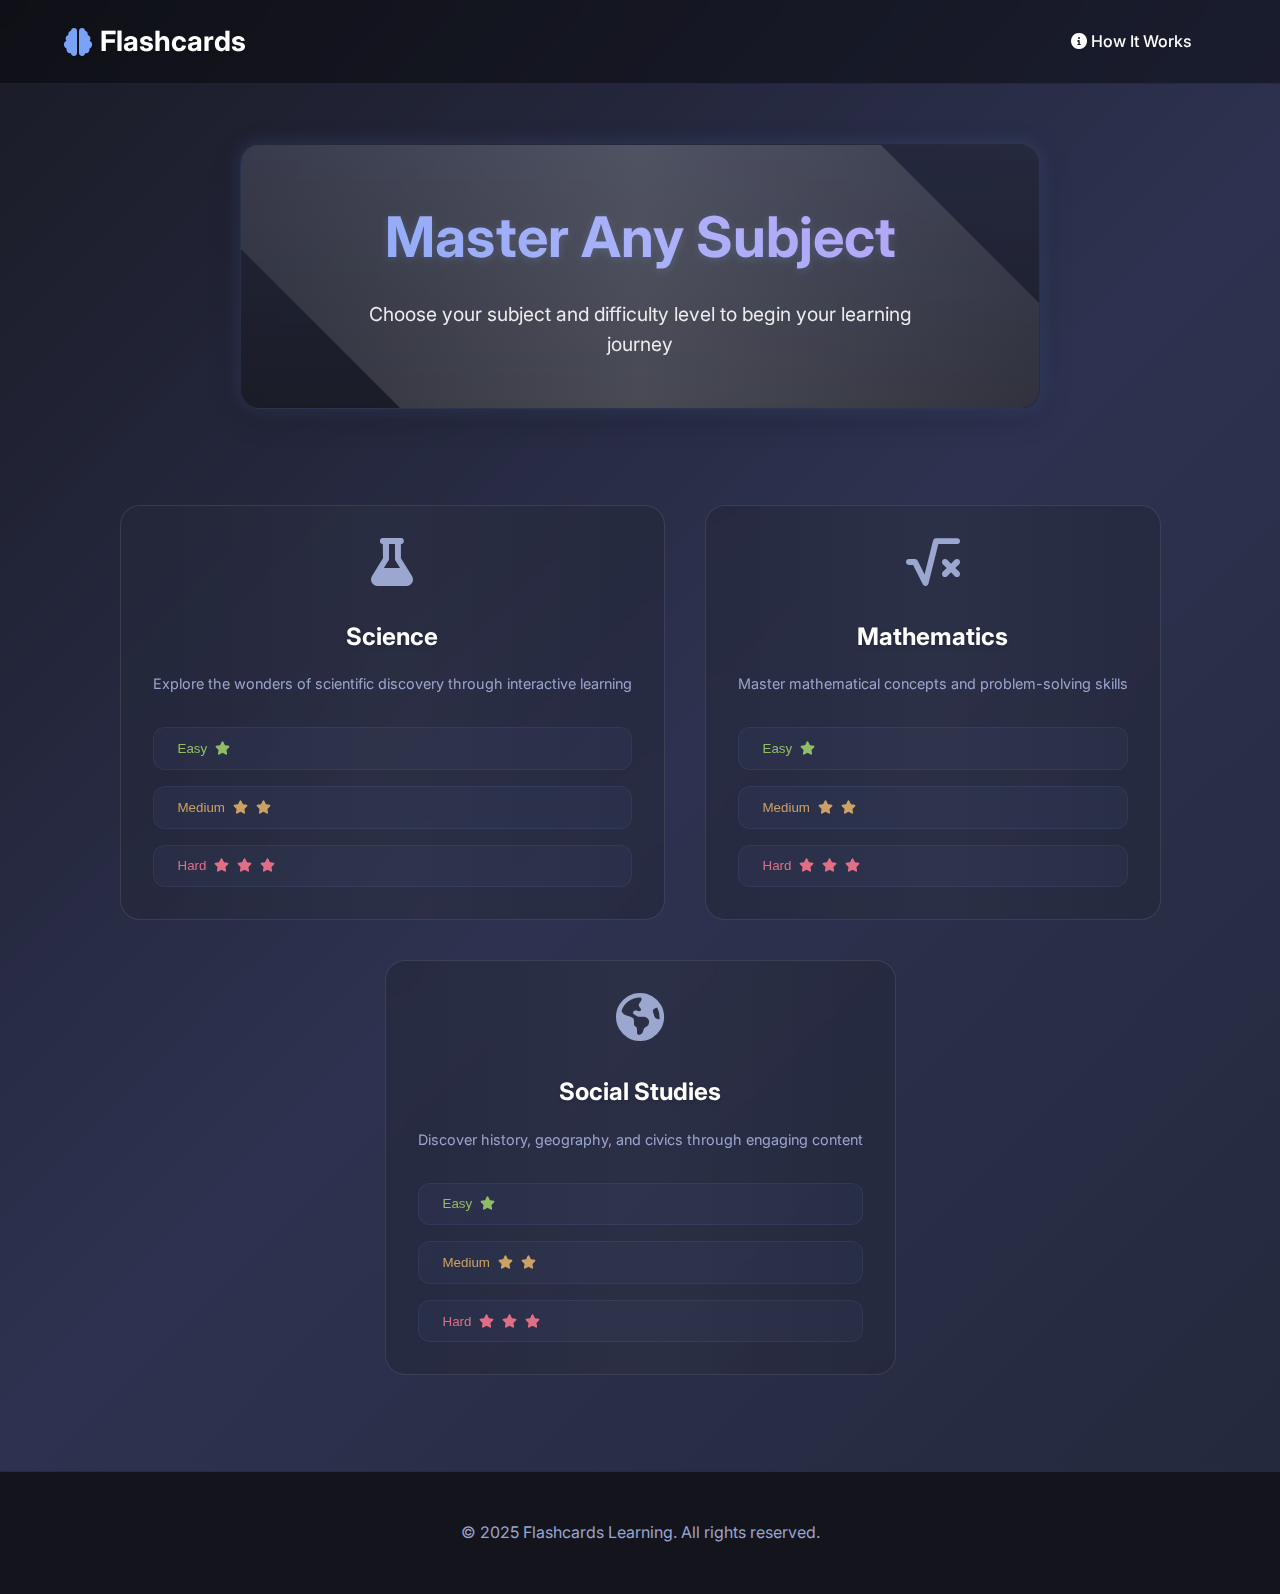
<file: index.html>
<!DOCTYPE html>
<html lang="en">
<head>
    <meta charset="UTF-8">
    <meta name="viewport" content="width=device-width, initial-scale=1.0">
    <title>Flashcards Learning - Master Any Subject</title>
    <meta name="description" content="Interactive flashcards for learning Science, Mathematics, and Social Studies at different difficulty levels.">
    <link href="https://fonts.googleapis.com/css2?family=Inter:wght@400;500;600;700&display=swap" rel="stylesheet">
    <link rel="stylesheet" href="https://cdnjs.cloudflare.com/ajax/libs/font-awesome/6.0.0/css/all.min.css">
    <link rel="stylesheet" href="css/paint.css">
</head>
<body>
    <nav>
        <div class="logo">
            <i class="fas fa-brain"></i>
            Flashcards
        </div>
        <div class="nav-links">
            <a href="pages/use-cases.html"><i class="fas fa-info-circle"></i> How It Works</a>
        </div>
    </nav>

    <div class="hero">
        <h1>Master Any Subject</h1>
        <div class="txt">Choose your subject and difficulty level to begin your learning journey</div>
    </div>

    <div class="subjects-container">
        <div class="subject-card Science">
            <div class="card-content">
                <i class="fas fa-flask card-icon"></i>
                <h3>Science</h3>
                <p>Explore the wonders of scientific discovery through interactive learning</p>
            </div>
            <div class="difficulty-levels">
                <button>
                    <a href="pages/easy-science.html" class="level easy">
                        Easy <i class="fas fa-star"></i>
                    </a>
                </button>
                <button>
                    <a href="pages/medium-science.html" class="level medium">
                        Medium <i class="fas fa-star"></i><i class="fas fa-star"></i>
                    </a>
                </button>
                <button>
                    <a href="pages/hard-science.html" class="level hard">
                        Hard <i class="fas fa-star"></i><i class="fas fa-star"></i><i class="fas fa-star"></i>
                    </a>
                </button>
            </div>
        </div>

        <div class="subject-card Maths">
            <div class="card-content">
                <i class="fas fa-square-root-alt card-icon"></i>
                <h3>Mathematics</h3>
                <p>Master mathematical concepts and problem-solving skills</p>
            </div>
            <div class="difficulty-levels">
                <button>
                    <a href="pages/easy-math.html" class="level easy">
                        Easy <i class="fas fa-star"></i>
                    </a>
                </button>
                <button>
                    <a href="pages/medium-math.html" class="level medium">
                        Medium <i class="fas fa-star"></i><i class="fas fa-star"></i>
                    </a>
                </button>
                <button>
                    <a href="pages/hard-math.html" class="level hard">
                        Hard <i class="fas fa-star"></i><i class="fas fa-star"></i><i class="fas fa-star"></i>
                    </a>
                </button>
            </div>
        </div>

        <div class="subject-card sst">
            <div class="card-content">
                <i class="fas fa-globe-americas card-icon"></i>
                <h3>Social Studies</h3>
                <p>Discover history, geography, and civics through engaging content</p>
            </div>
            <div class="difficulty-levels">
                <button>
                    <a href="pages/easy-sst.html" class="level easy">
                        Easy <i class="fas fa-star"></i>
                    </a>
                </button>
                <button>
                    <a href="pages/medium-sst.html" class="level medium">
                        Medium <i class="fas fa-star"></i><i class="fas fa-star"></i>
                    </a>
                </button>
                <button>
                    <a href="pages/hard-sst.html" class="level hard">
                        Hard <i class="fas fa-star"></i><i class="fas fa-star"></i><i class="fas fa-star"></i>
                    </a>
                </button>
            </div>
        </div>
    </div>

    <footer>
        <p>© 2025 Flashcards Learning. All rights reserved.</p>
    </footer>
</body>
</html>
</file>
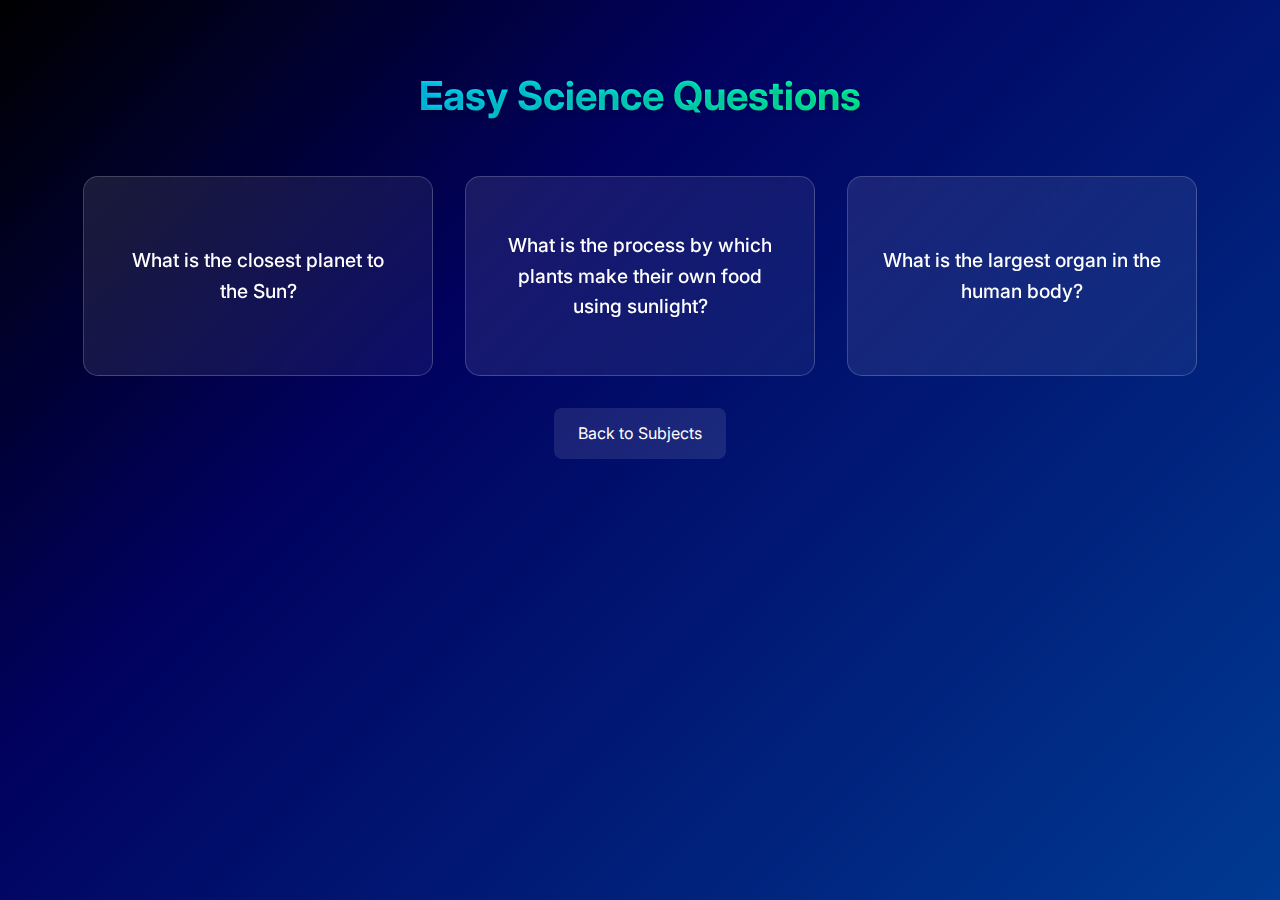
<file: pages/easy-science.html>
<!DOCTYPE html>
<html lang="en">
<head>
    <meta charset="UTF-8">
    <meta name="viewport" content="width=device-width, initial-scale=1.0">
    <title>Easy Science Questions</title>
    <link href="https://fonts.googleapis.com/css2?family=Inter:wght@400;500;600;700&display=swap" rel="stylesheet">
    <link rel="stylesheet" href="../css/paint.css">
    <style>
        * {
            margin: 0;
            padding: 0;
            box-sizing: border-box;
        }

        body {
            font-family: 'Inter', sans-serif;
            background: linear-gradient(135deg, #000000 0%, #01015f 35%, #003a92 100%);
            min-height: 100vh;
            display: flex;
            flex-direction: column;
            align-items: center;
            padding: 4rem 2rem;
            color: white;
        }

        h1 {
            font-size: 2.5rem;
            margin-bottom: 3rem;
            background: linear-gradient(to right, #00d4ff, #00ff9d);
            -webkit-background-clip: text;
            background-clip: text;
            color: transparent;
        }

        .cards-container {
            display: flex;
            gap: 2rem;
            flex-wrap: wrap;
            justify-content: center;
            max-width: 1200px;
        }

        .card {
            width: 350px;
            height: 200px;
            perspective: 1000px;
            cursor: pointer;
        }

        .card-inner {
            position: relative;
            width: 100%;
            height: 100%;
            text-align: center;
            transition: transform 0.8s;
            transform-style: preserve-3d;
        }

        .card:hover .card-inner {
            transform: rotateY(180deg);
        }

        .card-front, .card-back {
            position: absolute;
            width: 100%;
            height: 100%;
            backface-visibility: hidden;
            display: flex;
            align-items: center;
            justify-content: center;
            padding: 2rem;
            border-radius: 15px;
            background: rgba(255, 255, 255, 0.1);
            backdrop-filter: blur(10px);
            border: 1px solid rgba(255, 255, 255, 0.2);
        }

        .card-front {
            background: linear-gradient(135deg, rgba(255, 255, 255, 0.1), rgba(255, 255, 255, 0.05));
            font-size: 1.2rem;
            font-weight: 500;
        }

        .card-back {
            background: linear-gradient(135deg, #00b09b, #96c93d);
            transform: rotateY(180deg);
            font-size: 1.1rem;
        }

        .nav-btn {
            display: inline-block;
            margin-top: 2rem;
            padding: 0.8rem 1.5rem;
            background: rgba(255, 255, 255, 0.1);
            color: white;
            text-decoration: none;
            border-radius: 8px;
            transition: all 0.3s ease;
        }

        .nav-btn:hover {
            background: rgba(255, 255, 255, 0.2);
            transform: translateY(-2px);
        }
    </style>
</head>
<body>
    <h1>Easy Science Questions</h1>
    
    <div class="cards-container">
        <div class="card">
            <div class="card-inner">
                <div class="card-front">
                    What is the closest planet to the Sun?
                </div>
                <div class="card-back">
                    Mercury
                </div>
            </div>
        </div>

        <div class="card">
            <div class="card-inner">
                <div class="card-front">
                    What is the process by which plants make their own food using sunlight?
                </div>
                <div class="card-back">
                    Photosynthesis
                </div>
            </div>
        </div>

        <div class="card">
            <div class="card-inner">
                <div class="card-front">
                    What is the largest organ in the human body?
                </div>
                <div class="card-back">
                    Skin
                </div>
            </div>
        </div>
    </div>

    <a href="../index.html" class="nav-btn">Back to Subjects</a>
</body>
</html>
</file>
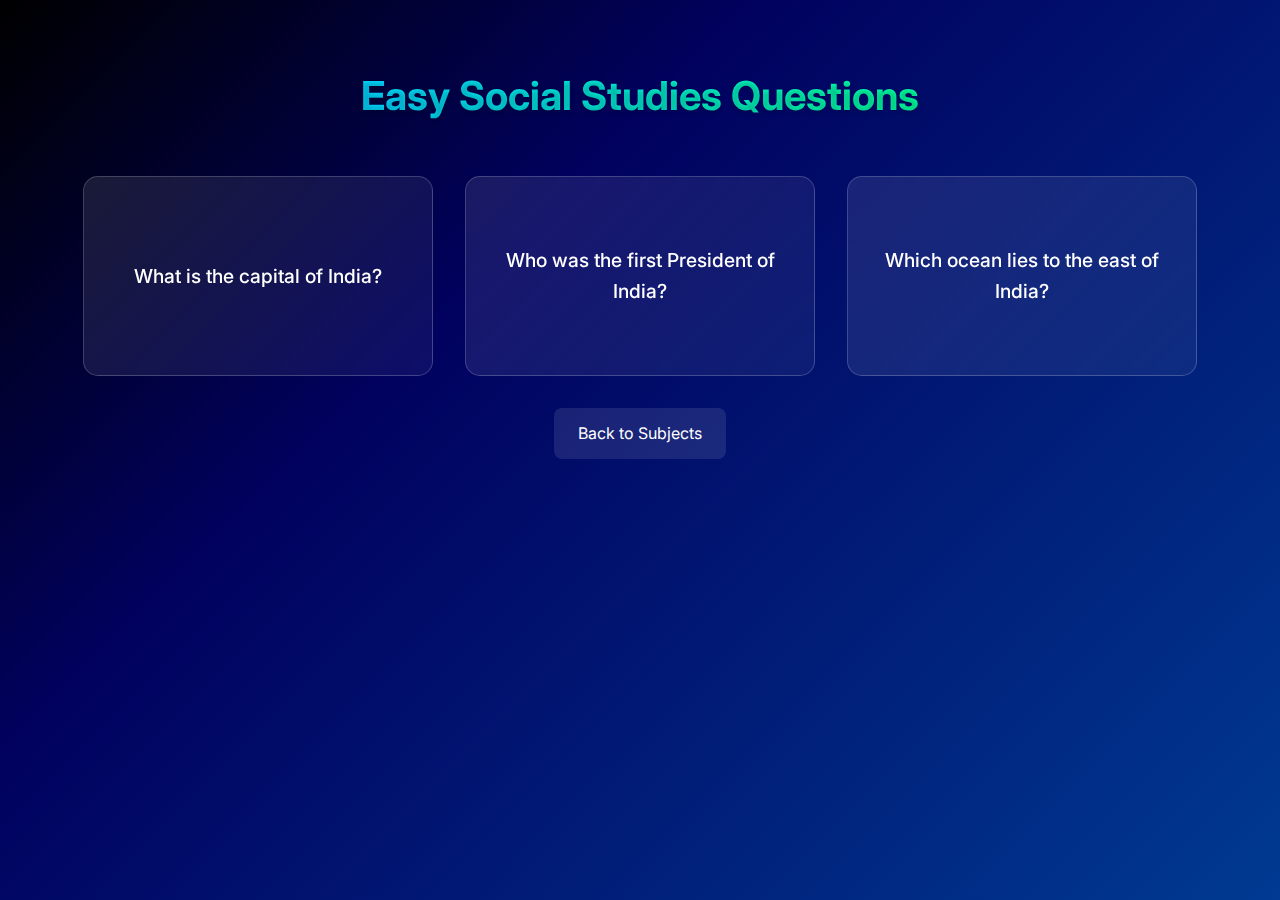
<file: pages/easy-sst.html>
<!DOCTYPE html>
<html lang="en">
<head>
    <meta charset="UTF-8">
    <meta name="viewport" content="width=device-width, initial-scale=1.0">
    <title>Easy Social Studies Questions</title>
    <link href="https://fonts.googleapis.com/css2?family=Inter:wght@400;500;600;700&display=swap" rel="stylesheet">
    <link rel="stylesheet" href="../css/paint.css">
    <style>
        * {
            margin: 0;
            padding: 0;
            box-sizing: border-box;
        }

        body {
            font-family: 'Inter', sans-serif;
            background: linear-gradient(135deg, #000000 0%, #01015f 35%, #003a92 100%);
            min-height: 100vh;
            display: flex;
            flex-direction: column;
            align-items: center;
            padding: 4rem 2rem;
            color: white;
        }

        h1 {
            font-size: 2.5rem;
            margin-bottom: 3rem;
            background: linear-gradient(to right, #00d4ff, #00ff9d);
            -webkit-background-clip: text;
            background-clip: text;
            color: transparent;
        }

        .cards-container {
            display: flex;
            gap: 2rem;
            flex-wrap: wrap;
            justify-content: center;
            max-width: 1200px;
        }

        .card {
            width: 350px;
            height: 200px;
            perspective: 1000px;
            cursor: pointer;
        }

        .card-inner {
            position: relative;
            width: 100%;
            height: 100%;
            text-align: center;
            transition: transform 0.8s;
            transform-style: preserve-3d;
        }

        .card:hover .card-inner {
            transform: rotateY(180deg);
        }

        .card-front, .card-back {
            position: absolute;
            width: 100%;
            height: 100%;
            backface-visibility: hidden;
            display: flex;
            align-items: center;
            justify-content: center;
            padding: 2rem;
            border-radius: 15px;
            background: rgba(255, 255, 255, 0.1);
            backdrop-filter: blur(10px);
            border: 1px solid rgba(255, 255, 255, 0.2);
        }

        .card-front {
            background: linear-gradient(135deg, rgba(255, 255, 255, 0.1), rgba(255, 255, 255, 0.05));
            font-size: 1.2rem;
            font-weight: 500;
        }

        .card-back {
            background: linear-gradient(135deg, #00b09b, #96c93d);
            transform: rotateY(180deg);
            font-size: 1.1rem;
        }

        .nav-btn {
            display: inline-block;
            margin-top: 2rem;
            padding: 0.8rem 1.5rem;
            background: rgba(255, 255, 255, 0.1);
            color: white;
            text-decoration: none;
            border-radius: 8px;
            transition: all 0.3s ease;
        }

        .nav-btn:hover {
            background: rgba(255, 255, 255, 0.2);
            transform: translateY(-2px);
        }
    </style>
</head>
<body>
    <h1>Easy Social Studies Questions</h1>
    
    <div class="cards-container">
        <div class="card">
            <div class="card-inner">
                <div class="card-front">
                    What is the capital of India?
                </div>
                <div class="card-back">
                    New Delhi
                </div>
            </div>
        </div>

        <div class="card">
            <div class="card-inner">
                <div class="card-front">
                    Who was the first President of India?
                </div>
                <div class="card-back">
                    Dr. Rajendra Prasad
                </div>
            </div>
        </div>

        <div class="card">
            <div class="card-inner">
                <div class="card-front">
                    Which ocean lies to the east of India?
                </div>
                <div class="card-back">
                    Bay of Bengal
                </div>
            </div>
        </div>
    </div>

    <a href="../index.html" class="nav-btn">Back to Subjects</a>
</body>
</html>
</file>
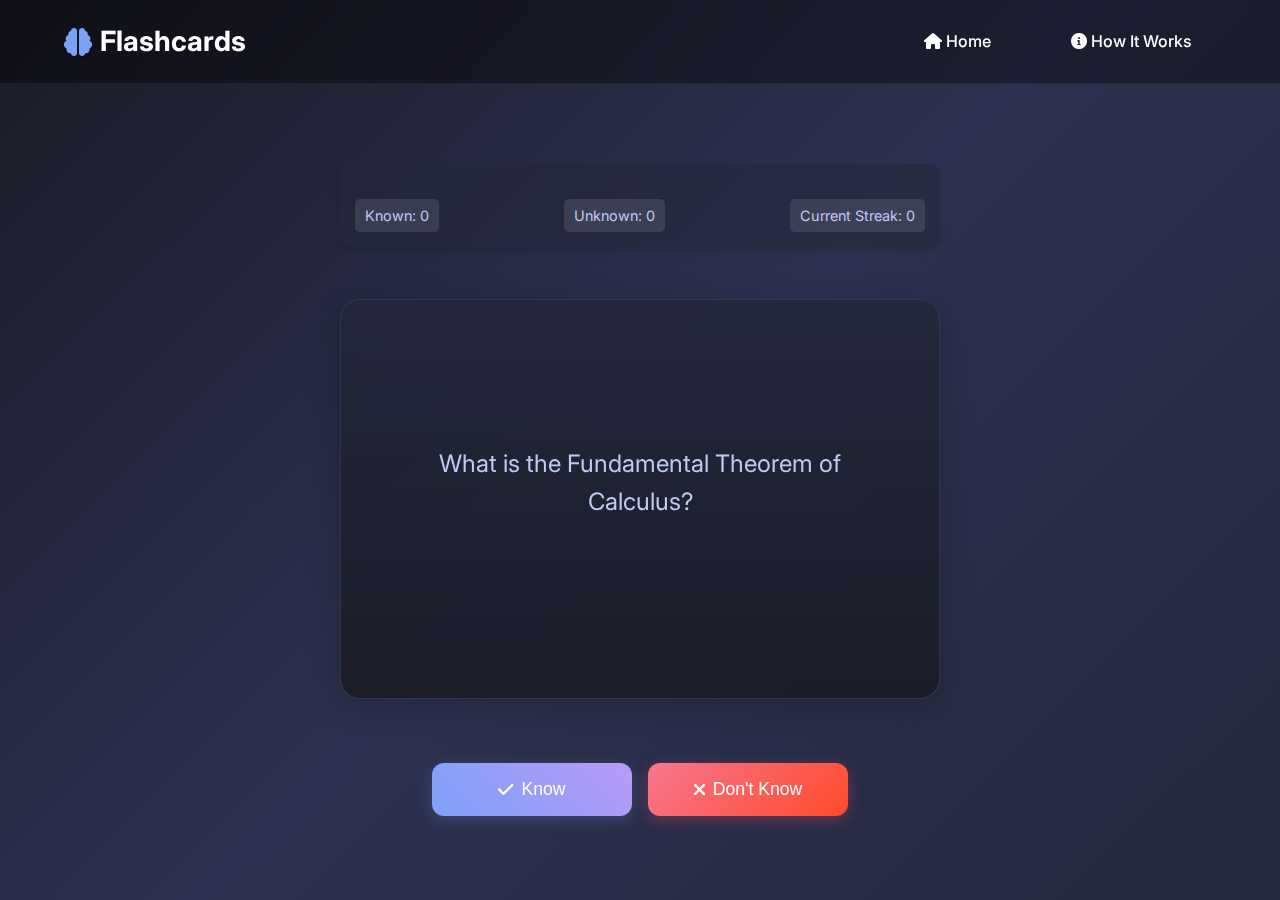
<file: pages/hard-math.html>
<!DOCTYPE html>
<html lang="en">
<head>
    <meta charset="UTF-8">
    <meta name="viewport" content="width=device-width, initial-scale=1.0">
    <title>Hard Mathematics Flashcards</title>
    <link href="https://fonts.googleapis.com/css2?family=Inter:wght@400;500;600;700&display=swap" rel="stylesheet">
    <link rel="stylesheet" href="https://cdnjs.cloudflare.com/ajax/libs/font-awesome/6.0.0/css/all.min.css">
    <link rel="stylesheet" href="../css/paint.css">
    <link rel="stylesheet" href="../css/flashcards.css">
</head>
<body>
    <nav>
        <div class="logo">
            <i class="fas fa-brain"></i>
            Flashcards
        </div>
        <div class="nav-links">
            <a href="../index.html"><i class="fas fa-home"></i> Home</a>
            <a href="use-cases.html"><i class="fas fa-info-circle"></i> How It Works</a>
        </div>
    </nav>

    <div class="flashcard-container">
        <div class="flashcard">
            <div class="card-inner">
                <div class="card-front">
                    <div class="card-content">Hard Mathematics Question will appear here</div>
                </div>
                <div class="card-back">
                    <div class="card-content"><span class="mirrored-text">Hard Mathematics Answer will appear here</span></div>
                </div>
            </div>
        </div>

        <div class="action-buttons">
            <button class="action-btn know-btn">
                <i class="fas fa-check"></i> Know
            </button>
            <button class="action-btn dont-know-btn">
                <i class="fas fa-times"></i> Don't Know
            </button>
        </div>

        <!-- Buttons that appear after flip -->
        <button class="next-btn" style="display: none;">
            <i class="fas fa-arrow-right"></i> Next Question
        </button>
        <button class="retry-btn" style="display: none;">
            <i class="fas fa-redo"></i> Retry
        </button>

        <!-- Buttons that appear at the end of difficulty -->
        <div class="end-of-difficulty-buttons" style="display: none;">
             <button class="start-again-btn">
                 <i class="fas fa-sync-alt"></i> Start Again
             </button>
             <button class="next-difficulty-btn">
                 <i class="fas fa-arrow-circle-right"></i> Back to Subjects
             </button>
        </div>
    </div>

    <div class="confetti-container"></div>

    <script src="../js/hard-math-data.js"></script>
    <script src="../js/hard-math-nav.js"></script>
    <script src="../js/flashcard-interactive.js"></script>
</body>
</html>
</file>
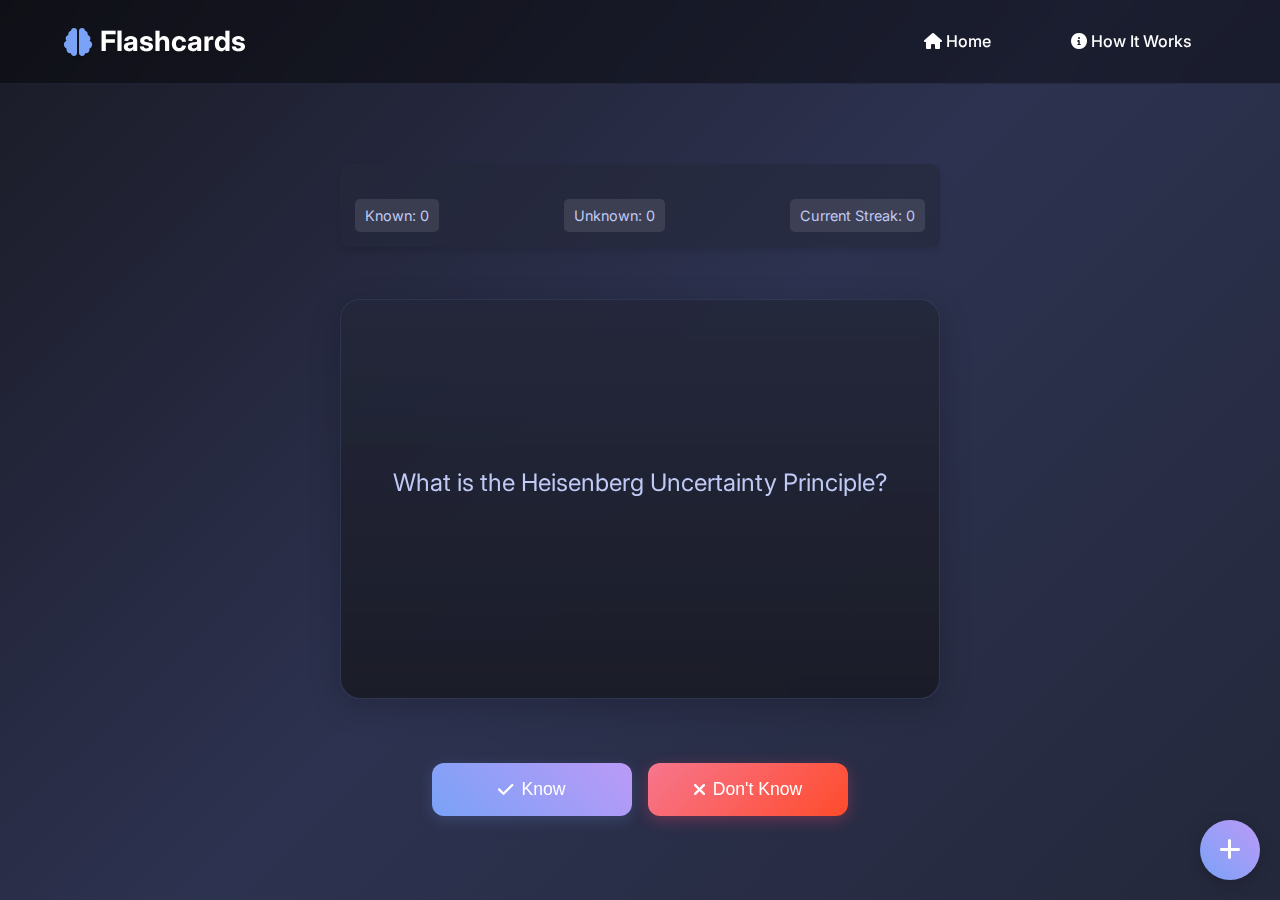
<file: pages/hard-science.html>
<!DOCTYPE html>
<html lang="en">
<head>
    <meta charset="UTF-8">
    <meta name="viewport" content="width=device-width, initial-scale=1.0">
    <title>Hard Science Flashcards</title>
    <link href="https://fonts.googleapis.com/css2?family=Inter:wght@400;500;600;700&display=swap" rel="stylesheet">
    <link rel="stylesheet" href="https://cdnjs.cloudflare.com/ajax/libs/font-awesome/6.0.0/css/all.min.css">
    <link rel="stylesheet" href="../css/paint.css">
    <link rel="stylesheet" href="../css/flashcards.css">
    <style>
        .add-card-form {
            background: var(--card-bg);
            padding: 20px;
            border-radius: 10px;
            margin: 20px auto;
            max-width: 600px;
            display: none;
        }
        .add-card-form.active {
            display: block;
        }
        .add-card-form input {
            width: 100%;
            padding: 10px;
            margin: 10px 0;
            border: 1px solid var(--card-border);
            border-radius: 5px;
            background: rgba(255, 255, 255, 0.1);
            color: var(--text-primary);
        }
        .add-card-form button {
            width: 100%;
            padding: 10px;
            background: var(--accent-gradient);
            border: none;
            border-radius: 5px;
            color: white;
            cursor: pointer;
            margin-top: 10px;
        }
        .toggle-add-form {
            position: fixed;
            bottom: 20px;
            right: 20px;
            background: var(--accent-gradient);
            color: white;
            border: none;
            border-radius: 50%;
            width: 60px;
            height: 60px;
            font-size: 24px;
            cursor: pointer;
            box-shadow: 0 4px 15px rgba(0, 0, 0, 0.2);
        }
    </style>
</head>
<body>
    <nav>
        <div class="logo">
            <i class="fas fa-brain"></i>
            Flashcards
        </div>
        <div class="nav-links">
            <a href="../index.html"><i class="fas fa-home"></i> Home</a>
            <a href="use-cases.html"><i class="fas fa-info-circle"></i> How It Works</a>
        </div>
    </nav>

    <div class="flashcard-container">
        <div class="flashcard">
            <div class="card-inner">
                <div class="card-front">
                    <div class="card-content">Question will appear here</div>
                </div>
                <div class="card-back">
                    <div class="card-content"><span class="mirrored-text">Answer will appear here</span></div>
                </div>
            </div>
        </div>

        <div class="action-buttons">
            <button class="action-btn know-btn">
                <i class="fas fa-check"></i> Know
            </button>
            <button class="action-btn dont-know-btn">
                <i class="fas fa-times"></i> Don't Know
            </button>
        </div>

        <button class="next-btn" style="display: none;">
            <i class="fas fa-arrow-right"></i> Next Question
        </button>
        <button class="retry-btn" style="display: none;">
            <i class="fas fa-redo"></i> Retry
        </button>

        <div class="end-of-difficulty-buttons" style="display: none;">
            <button class="start-again-btn">
                <i class="fas fa-sync-alt"></i> Start Again
            </button>
            <button class="next-difficulty-btn">
                <i class="fas fa-arrow-circle-right"></i> Next Difficulty
            </button>
        </div>

        <!-- Add Card Form -->
        <div class="add-card-form" id="addCardForm">
            <h2>Add New Science Card</h2>
            <input type="text" id="custom-question" placeholder="Enter your question">
            <input type="text" id="custom-answer" placeholder="Enter your answer">
            <button id="add-card-btn">Add Card</button>
        </div>
    </div>

    <button class="toggle-add-form" id="toggleAddForm">
        <i class="fas fa-plus"></i>
    </button>

    <div class="confetti-container"></div>

    <script src="../js/hard-science-data.js"></script>
    <script src="../js/hard-science-nav.js"></script>
    <script src="../js/flashcard-interactive.js"></script>
    <script>
        // Toggle add card form
        document.getElementById('toggleAddForm').addEventListener('click', () => {
            const form = document.getElementById('addCardForm');
            form.classList.toggle('active');
        });

        // Add new card
        document.getElementById('add-card-btn').addEventListener('click', () => {
            const question = document.getElementById('custom-question').value;
            const answer = document.getElementById('custom-answer').value;

            if (question && answer) {
                // Get existing cards
                const customCards = JSON.parse(localStorage.getItem('flashcardStorage')) || {
                    science: { easy: [], medium: [], hard: [] },
                    math: { easy: [], medium: [], hard: [] },
                    sst: { easy: [], medium: [], hard: [] }
                };

                // Add new card
                customCards.science.hard.push({ question, answer });
                localStorage.setItem('flashcardStorage', JSON.stringify(customCards));

                // Clear form
                document.getElementById('custom-question').value = '';
                document.getElementById('custom-answer').value = '';
                document.getElementById('addCardForm').classList.remove('active');

                // Reload page to show new card
                location.reload();
            } else {
                alert('Please enter both a question and an answer.');
            }
        });
    </script>
</body>
</html>
</file>
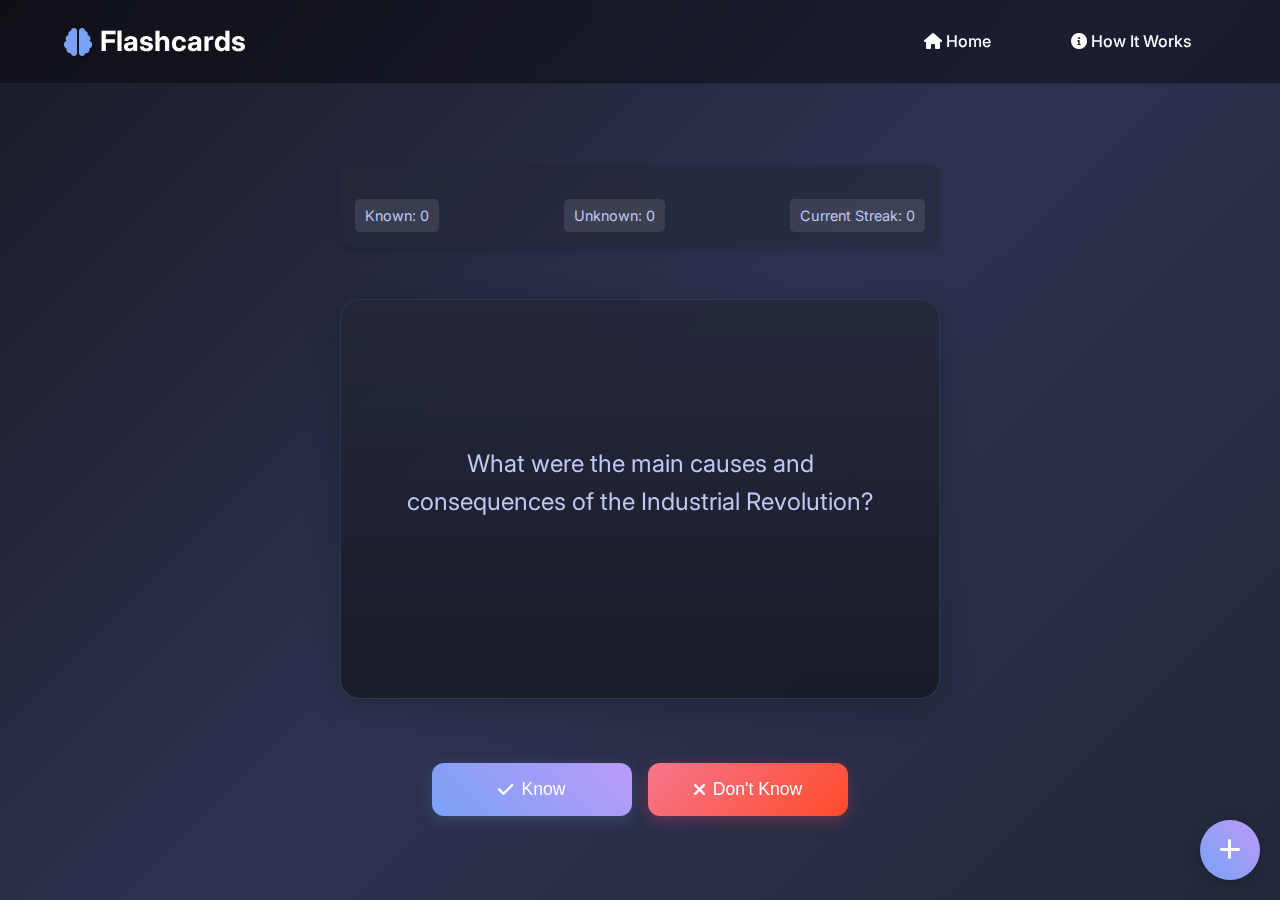
<file: pages/hard-sst.html>
<!DOCTYPE html>
<html lang="en">
<head>
    <meta charset="UTF-8">
    <meta name="viewport" content="width=device-width, initial-scale=1.0">
    <title>Hard Social Studies Flashcards</title>
    <link href="https://fonts.googleapis.com/css2?family=Inter:wght@400;500;600;700&display=swap" rel="stylesheet">
    <link rel="stylesheet" href="https://cdnjs.cloudflare.com/ajax/libs/font-awesome/6.0.0/css/all.min.css">
    <link rel="stylesheet" href="../css/paint.css">
    <link rel="stylesheet" href="../css/flashcards.css">
    <style>
        .add-card-form {
            background: var(--card-bg);
            padding: 20px;
            border-radius: 10px;
            margin: 20px auto;
            max-width: 600px;
            display: none;
        }
        .add-card-form.active {
            display: block;
        }
        .add-card-form input {
            width: 100%;
            padding: 10px;
            margin: 10px 0;
            border: 1px solid var(--card-border);
            border-radius: 5px;
            background: rgba(255, 255, 255, 0.1);
            color: var(--text-primary);
        }
        .add-card-form button {
            width: 100%;
            padding: 10px;
            background: var(--accent-gradient);
            border: none;
            border-radius: 5px;
            color: white;
            cursor: pointer;
            margin-top: 10px;
        }
        .toggle-add-form {
            position: fixed;
            bottom: 20px;
            right: 20px;
            background: var(--accent-gradient);
            color: white;
            border: none;
            border-radius: 50%;
            width: 60px;
            height: 60px;
            font-size: 24px;
            cursor: pointer;
            box-shadow: 0 4px 15px rgba(0, 0, 0, 0.2);
        }
    </style>
</head>
<body>
    <nav>
        <div class="logo">
            <i class="fas fa-brain"></i>
            Flashcards
        </div>
        <div class="nav-links">
            <a href="../index.html"><i class="fas fa-home"></i> Home</a>
            <a href="use-cases.html"><i class="fas fa-info-circle"></i> How It Works</a>
        </div>
    </nav>

    <div class="flashcard-container">
        <div class="flashcard">
            <div class="card-inner">
                <div class="card-front">
                    <div class="card-content">Question will appear here</div>
                </div>
                <div class="card-back">
                    <div class="card-content"><span class="mirrored-text">Answer will appear here</span></div>
                </div>
            </div>
        </div>

        <div class="action-buttons">
            <button class="action-btn know-btn">
                <i class="fas fa-check"></i> Know
            </button>
            <button class="action-btn dont-know-btn">
                <i class="fas fa-times"></i> Don't Know
            </button>
        </div>

        <button class="next-btn" style="display: none;">
            <i class="fas fa-arrow-right"></i> Next Question
        </button>
        <button class="retry-btn" style="display: none;">
            <i class="fas fa-redo"></i> Retry
        </button>

        <div class="end-of-difficulty-buttons" style="display: none;">
            <button class="start-again-btn">
                <i class="fas fa-sync-alt"></i> Start Again
            </button>
            <button class="next-difficulty-btn">
                <i class="fas fa-arrow-circle-right"></i> Next Difficulty
            </button>
        </div>

        <!-- Add Card Form -->
        <div class="add-card-form" id="addCardForm">
            <h2>Add New Social Studies Card</h2>
            <input type="text" id="custom-question" placeholder="Enter your question">
            <input type="text" id="custom-answer" placeholder="Enter your answer">
            <button id="add-card-btn">Add Card</button>
        </div>
    </div>

    <button class="toggle-add-form" id="toggleAddForm">
        <i class="fas fa-plus"></i>
    </button>

    <div class="confetti-container"></div>

    <script src="../js/hard-sst-data.js"></script>
    <script src="../js/hard-sst-nav.js"></script>
    <script src="../js/flashcard-interactive.js"></script>
    <script>
        // Toggle add card form
        document.getElementById('toggleAddForm').addEventListener('click', () => {
            const form = document.getElementById('addCardForm');
            form.classList.toggle('active');
        });

        // Add new card
        document.getElementById('add-card-btn').addEventListener('click', () => {
            const question = document.getElementById('custom-question').value;
            const answer = document.getElementById('custom-answer').value;

            if (question && answer) {
                // Get existing cards
                const customCards = JSON.parse(localStorage.getItem('flashcardStorage')) || {
                    science: { easy: [], medium: [], hard: [] },
                    math: { easy: [], medium: [], hard: [] },
                    sst: { easy: [], medium: [], hard: [] }
                };

                // Add new card
                customCards.sst.hard.push({ question, answer });
                localStorage.setItem('flashcardStorage', JSON.stringify(customCards));

                // Clear form
                document.getElementById('custom-question').value = '';
                document.getElementById('custom-answer').value = '';
                document.getElementById('addCardForm').classList.remove('active');

                // Reload page to show new card
                location.reload();
            } else {
                alert('Please enter both a question and an answer.');
            }
        });
    </script>
</body>
</html>
</file>
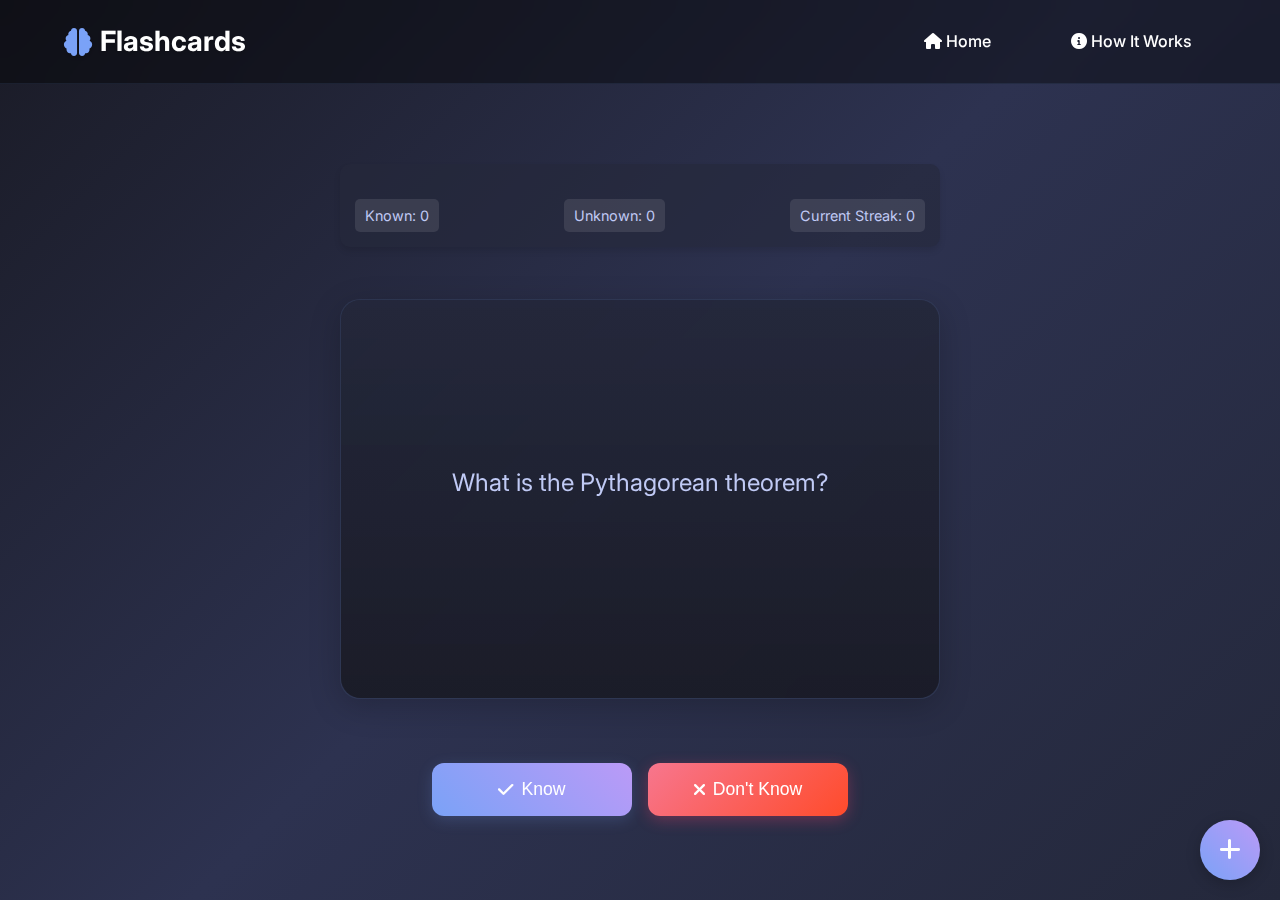
<file: pages/medium-math.html>
<!DOCTYPE html>
<html lang="en">
<head>
    <meta charset="UTF-8">
    <meta name="viewport" content="width=device-width, initial-scale=1.0">
    <title>Medium Math Flashcards</title>
    <link href="https://fonts.googleapis.com/css2?family=Inter:wght@400;500;600;700&display=swap" rel="stylesheet">
    <link rel="stylesheet" href="https://cdnjs.cloudflare.com/ajax/libs/font-awesome/6.0.0/css/all.min.css">
    <link rel="stylesheet" href="../css/paint.css">
    <link rel="stylesheet" href="../css/flashcards.css">
    <style>
        .add-card-form {
            background: var(--card-bg);
            padding: 20px;
            border-radius: 10px;
            margin: 20px auto;
            max-width: 600px;
            display: none;
        }
        .add-card-form.active {
            display: block;
        }
        .add-card-form input {
            width: 100%;
            padding: 10px;
            margin: 10px 0;
            border: 1px solid var(--card-border);
            border-radius: 5px;
            background: rgba(255, 255, 255, 0.1);
            color: var(--text-primary);
        }
        .add-card-form button {
            width: 100%;
            padding: 10px;
            background: var(--accent-gradient);
            border: none;
            border-radius: 5px;
            color: white;
            cursor: pointer;
            margin-top: 10px;
        }
        .toggle-add-form {
            position: fixed;
            bottom: 20px;
            right: 20px;
            background: var(--accent-gradient);
            color: white;
            border: none;
            border-radius: 50%;
            width: 60px;
            height: 60px;
            font-size: 24px;
            cursor: pointer;
            box-shadow: 0 4px 15px rgba(0, 0, 0, 0.2);
        }
    </style>
</head>
<body>
    <nav>
        <div class="logo">
            <i class="fas fa-brain"></i>
            Flashcards
        </div>
        <div class="nav-links">
            <a href="../index.html"><i class="fas fa-home"></i> Home</a>
            <a href="use-cases.html"><i class="fas fa-info-circle"></i> How It Works</a>
        </div>
    </nav>

    <div class="flashcard-container">
        <div class="flashcard">
            <div class="card-inner">
                <div class="card-front">
                    <div class="card-content">Question will appear here</div>
                </div>
                <div class="card-back">
                    <div class="card-content"><span class="mirrored-text">Answer will appear here</span></div>
                </div>
            </div>
        </div>

        <div class="action-buttons">
            <button class="action-btn know-btn">
                <i class="fas fa-check"></i> Know
            </button>
            <button class="action-btn dont-know-btn">
                <i class="fas fa-times"></i> Don't Know
            </button>
        </div>

        <button class="next-btn" style="display: none;">
            <i class="fas fa-arrow-right"></i> Next Question
        </button>
        <button class="retry-btn" style="display: none;">
            <i class="fas fa-redo"></i> Retry
        </button>

        <div class="end-of-difficulty-buttons" style="display: none;">
            <button class="start-again-btn">
                <i class="fas fa-sync-alt"></i> Start Again
            </button>
            <button class="next-difficulty-btn">
                <i class="fas fa-arrow-circle-right"></i> Next Difficulty
            </button>
        </div>

        <!-- Add Card Form -->
        <div class="add-card-form" id="addCardForm">
            <h2>Add New Math Card</h2>
            <input type="text" id="custom-question" placeholder="Enter your question">
            <input type="text" id="custom-answer" placeholder="Enter your answer">
            <button id="add-card-btn">Add Card</button>
        </div>
    </div>

    <button class="toggle-add-form" id="toggleAddForm">
        <i class="fas fa-plus"></i>
    </button>

    <div class="confetti-container"></div>

    <script src="../js/medium-math-data.js"></script>
    <script src="../js/medium-math-nav.js"></script>
    <script src="../js/flashcard-interactive.js"></script>
    <script>
        // Toggle add card form
        document.getElementById('toggleAddForm').addEventListener('click', () => {
            const form = document.getElementById('addCardForm');
            form.classList.toggle('active');
        });

        // Add new card
        document.getElementById('add-card-btn').addEventListener('click', () => {
            const question = document.getElementById('custom-question').value;
            const answer = document.getElementById('custom-answer').value;

            if (question && answer) {
                // Get existing cards
                const customCards = JSON.parse(localStorage.getItem('flashcardStorage')) || {
                    science: { easy: [], medium: [], hard: [] },
                    math: { easy: [], medium: [], hard: [] },
                    sst: { easy: [], medium: [], hard: [] }
                };

                // Add new card
                customCards.math.medium.push({ question, answer });
                localStorage.setItem('flashcardStorage', JSON.stringify(customCards));

                // Clear form
                document.getElementById('custom-question').value = '';
                document.getElementById('custom-answer').value = '';
                document.getElementById('addCardForm').classList.remove('active');

                // Reload page to show new card
                location.reload();
            } else {
                alert('Please enter both a question and an answer.');
            }
        });
    </script>
</body>
</html>
</file>
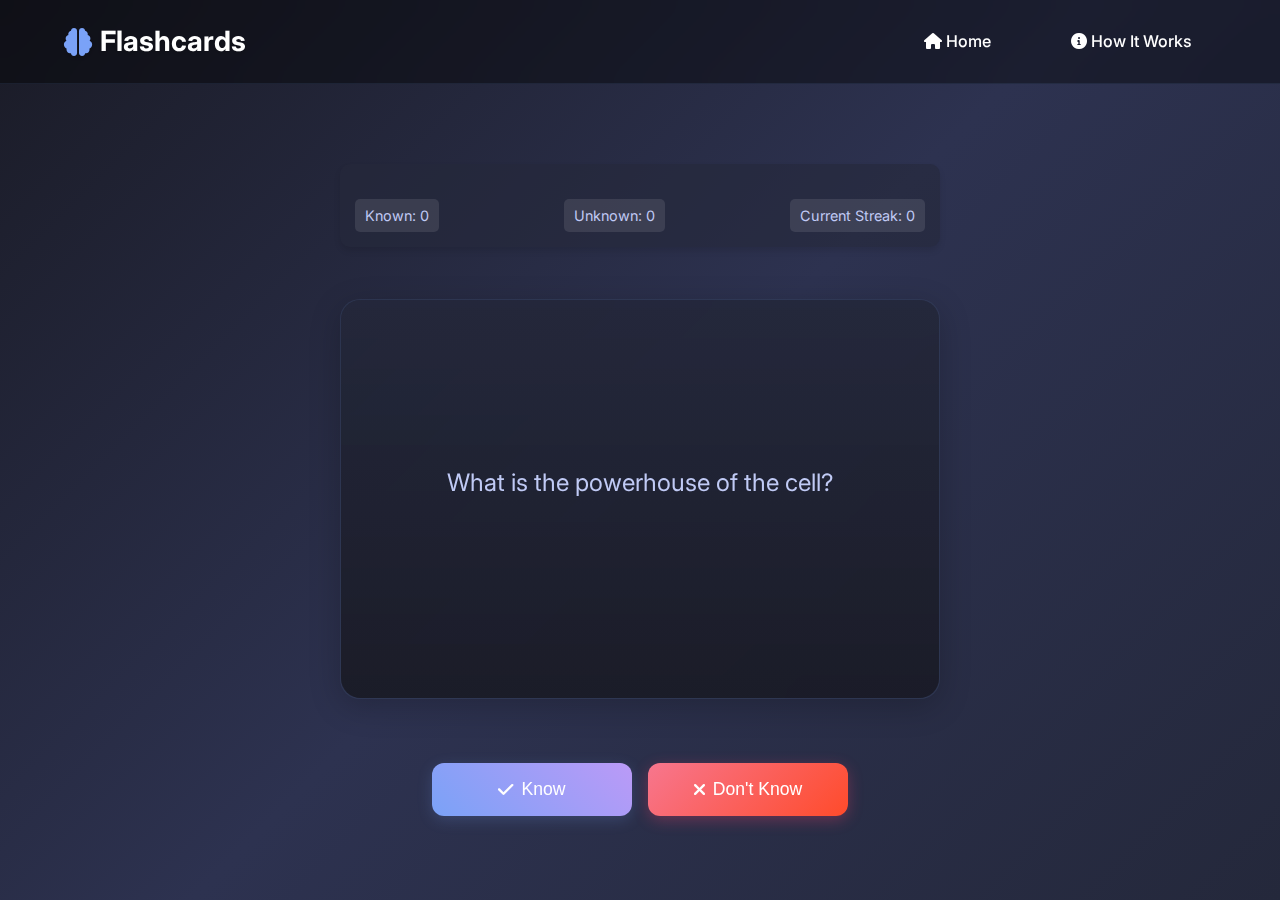
<file: pages/medium-science.html>
<!DOCTYPE html>
<html lang="en">
<head>
    <meta charset="UTF-8">
    <meta name="viewport" content="width=device-width, initial-scale=1.0">
    <title>Medium Science Flashcards</title>
    <link href="https://fonts.googleapis.com/css2?family=Inter:wght@400;500;600;700&display=swap" rel="stylesheet">
    <link rel="stylesheet" href="https://cdnjs.cloudflare.com/ajax/libs/font-awesome/6.0.0/css/all.min.css">
    <link rel="stylesheet" href="../css/paint.css">
    <link rel="stylesheet" href="../css/flashcards.css">
</head>
<body>
    <nav>
        <div class="logo">
            <i class="fas fa-brain"></i>
            Flashcards
        </div>
        <div class="nav-links">
            <a href="../index.html"><i class="fas fa-home"></i> Home</a>
            <a href="use-cases.html"><i class="fas fa-info-circle"></i> How It Works</a>
        </div>
    </nav>

    <div class="flashcard-container">
        <div class="flashcard">
            <div class="card-inner">
                <div class="card-front">
                    <div class="card-content">Medium Science Question will appear here</div>
                </div>
                <div class="card-back">
                    <div class="card-content"><span class="mirrored-text">Medium Science Answer will appear here</span></div>
                </div>
            </div>
        </div>

        <div class="action-buttons">
            <button class="action-btn know-btn">
                <i class="fas fa-check"></i> Know
            </button>
            <button class="action-btn dont-know-btn">
                <i class="fas fa-times"></i> Don't Know
            </button>
        </div>

        <!-- Buttons that appear after flip -->
        <button class="next-btn" style="display: none;">
            <i class="fas fa-arrow-right"></i> Next Question
        </button>
        <button class="retry-btn" style="display: none;">
            <i class="fas fa-redo"></i> Retry
        </button>

        <!-- Buttons that appear at the end of difficulty -->
        <div class="end-of-difficulty-buttons" style="display: none;">
             <button class="start-again-btn">
                 <i class="fas fa-sync-alt"></i> Start Again
             </button>
             <button class="next-difficulty-btn">
                 <i class="fas fa-arrow-circle-right"></i> Head to Hard Difficulty
             </button>
        </div>

    </div>

    <div class="confetti-container"></div>

    <script src="../js/medium-science-data.js"></script>
    <script src="../js/medium-science-nav.js"></script>
    <script src="../js/flashcard-interactive.js"></script>
</body>
</html>
</file>
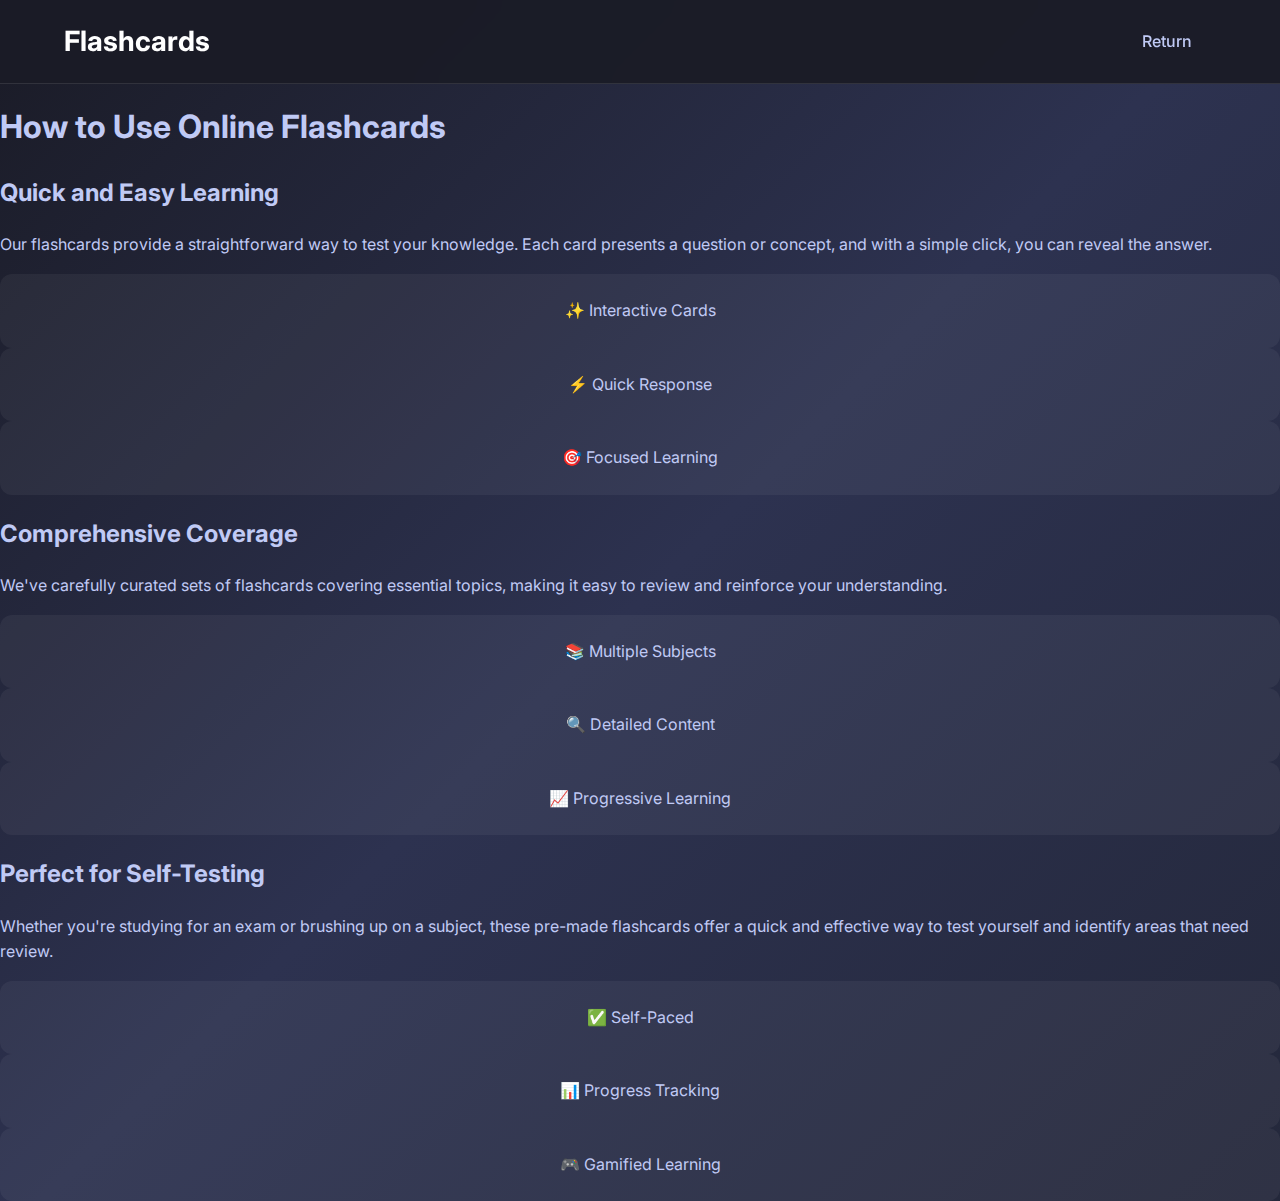
<file: pages/use-cases.html>
<!DOCTYPE html>
<html lang="en">
<head>
    <meta charset="UTF-8">
    <meta name="viewport" content="width=device-width, initial-scale=1.0">
    <title>Use cases</title>
    <link href="https://fonts.googleapis.com/css2?family=Inter:wght@400;500;600;700&display=swap" rel="stylesheet">
    <link rel="stylesheet" href="../css/use-cases.css">
</head>
<body>
    <nav>
        <div class="logo">Flashcards</div>
        <div class="nav-links">
            <a href="../index.html">Return</a>
        </div>
    </nav>
    <div class="use-cases-container">
        <h1>How to Use Online Flashcards</h1>
        
        <div class="use-case-card">
            <h2>Quick and Easy Learning</h2>
            <p>Our flashcards provide a straightforward way to test your knowledge. Each card presents a question or concept, and with a simple click, you can reveal the answer.</p>
            <div class="features">
                <div class="feature-item">✨ Interactive Cards</div>
                <div class="feature-item">⚡ Quick Response</div>
                <div class="feature-item">🎯 Focused Learning</div>
            </div>
        </div>

        <div class="use-case-card">
            <h2>Comprehensive Coverage</h2>
            <p>We've carefully curated sets of flashcards covering essential topics, making it easy to review and reinforce your understanding.</p>
            <div class="features">
                <div class="feature-item">📚 Multiple Subjects</div>
                <div class="feature-item">🔍 Detailed Content</div>
                <div class="feature-item">📈 Progressive Learning</div>
            </div>
        </div>

        <div class="use-case-card">
            <h2>Perfect for Self-Testing</h2>
            <p>Whether you're studying for an exam or brushing up on a subject, these pre-made flashcards offer a quick and effective way to test yourself and identify areas that need review.</p>
            <div class="features">
                <div class="feature-item">✅ Self-Paced</div>
                <div class="feature-item">📊 Progress Tracking</div>
                <div class="feature-item">🎮 Gamified Learning</div>
            </div>
        </div>
    </div>
</body>
</html>
</file>
<file: css/paint.css>
* {
    margin: 0;
    padding: 0;
    box-sizing: border-box;
}

:root {
    /* Main Theme Colors */
    --primary-dark: #1a1b26;
    --primary-light: #24283b;
    --accent-primary: #7aa2f7;
    --accent-secondary: #bb9af7;
    
    /* Gradients */
    --bg-gradient: linear-gradient(135deg, var(--primary-dark) 0%, #2d3250 50%, var(--primary-light) 100%);
    --accent-gradient: linear-gradient(45deg, var(--accent-primary), var(--accent-secondary));
    --card-gradient: linear-gradient(180deg, rgba(36, 40, 59, 0.8) 0%, rgba(26, 27, 38, 0.9) 100%);
    
    /* UI Colors */
    --card-bg: rgba(36, 40, 59, 0.6);
    --card-border: rgba(122, 162, 247, 0.1);
    --text-primary: #c0caf5;
    --text-secondary: #9aa5ce;
    
    /* Difficulty Colors */
    --easy-color: #9ece6a;
    --medium-color: #e0af68;
    --hard-color: #f7768e;
    
    /* Interactive States */
    --hover-glow: rgba(122, 162, 247, 0.2);
    --active-glow: rgba(187, 154, 247, 0.3);
}

body {
    font-family: 'Inter', sans-serif;
    background: var(--bg-gradient);
    min-height: 100vh;
    color: var(--text-primary);
    line-height: 1.6;
    padding-top: 80px;
    overflow-x: hidden;
}

nav {
    display: flex;
    justify-content: space-between;
    align-items: center;
    padding: 1rem 4rem;
    background: rgba(26, 27, 38, 0.8);
    backdrop-filter: blur(15px);
    position: fixed;
    width: 100%;
    top: 0;
    z-index: 1000;
    border-bottom: 1px solid var(--card-border);
    transition: all 0.3s ease;
}

nav:hover {
    background: rgba(0, 0, 0, 0.4);
}

.logo {
    font-size: 28px;
    font-weight: 700;
    display: flex;
    align-items: center;
    gap: 0.5rem;
    color: white;
    text-shadow: 0 2px 4px rgba(0, 0, 0, 0.2);
    transition: transform 0.3s ease;
}

.logo:hover {
    transform: scale(1.05);
}

.logo i {
    color: var(--accent-primary);
}

.nav-links {
    display: flex;
    gap: 2rem;
    align-items: center;
}

.nav-links a {
    color: white;
    text-decoration: none;
    transition: all 0.3s ease;
    padding: 0.8rem 1.5rem;
    border-radius: 12px;
    font-weight: 500;
    position: relative;
    overflow: hidden;
}

.nav-links a::before {
    display: none;
}

.nav-links a::after {
    content: '';
    position: absolute;
    bottom: 0;
    left: 50%;
    width: 0;
    height: 2px;
    background: var(--accent-gradient);
    transition: all 0.3s ease;
    transform: translateX(-50%);
}

.nav-links a:hover::after {
    width: 80%;
}

.nav-links a.active {
    background: rgba(255, 255, 255, 0.1);
}

.nav-links a.active::after {
    width: 80%;
}

.hero {
    text-align: center;
    padding: 3rem 2rem;
    position: relative;
    margin: 4rem auto;
    max-width: 800px;
    background: var(--card-gradient);
    backdrop-filter: blur(10px);
    border-radius: 20px;
    border: 1px solid var(--card-border);
    box-shadow: 
        0 8px 32px 0 rgba(0, 0, 0, 0.2),
        0 0 20px var(--hover-glow);
    transition: all 0.3s ease;
    overflow: hidden;
}

.hero::before {
    content: '';
    position: absolute;
    top: -50%;
    left: -50%;
    width: 200%;
    height: 200%;
    background: linear-gradient(
        45deg,
        transparent,
        rgba(255, 255, 255, 0.2),
        transparent
    );
    transform: rotate(45deg);
    animation: shine 3s infinite;
    pointer-events: none;
}

.hero:hover {
    transform: translateY(-5px);
    border-color: rgba(255, 255, 255, 1);
    box-shadow: 
        0 12px 40px 0 rgba(31, 38, 135, 0.45),
        0 0 30px rgba(255, 255, 255, 0.3),
        inset 0 0 30px rgba(255, 255, 255, 0.2);
}

.hero h1 {
    font-size: 3.5rem;
    margin-bottom: 1rem;
    background: var(--accent-gradient);
    -webkit-background-clip: text;
    background-clip: text;
    color: transparent;
    text-shadow: 0 2px 10px var(--hover-glow);
}

.hero .txt {
    font-size: 1.2rem;
    color: rgba(255, 255, 255, 0.9);
    line-height: 1.6;
    max-width: 600px;
    margin: 0 auto;
}

@keyframes shine {
    0% {
        transform: translateX(-100%) rotate(45deg);
    }
    100% {
        transform: translateX(100%) rotate(45deg);
    }
}

.subjects-container {
    display: flex;
    justify-content: center;
    gap: 2.5rem;
    padding: 2rem;
    max-width: 1400px;
    margin: 0 auto;
    flex-wrap: wrap;
}

.subject-card {
    background: rgba(36, 40, 59, 0.6);
    border-radius: 20px;
    padding: 2rem;
    backdrop-filter: blur(10px);
    border: 1px solid rgba(255, 255, 255, 0.1);
    transition: transform 0.3s ease, border-color 0.3s ease, box-shadow 0.3s ease;
    position: relative;
    overflow: hidden;
}

.subject-card:hover {
    transform: translateY(-5px);
    border-color: var(--accent-primary);
    box-shadow: 0 10px 30px rgba(0, 0, 0, 0.2);
}

.card-content {
    text-align: center;
    margin-bottom: 2rem;
    pointer-events: none;
}

.card-icon {
    font-size: 3rem;
    margin-bottom: 1rem;
    color: var(--text-secondary);
    transition: color 0.3s ease, transform 0.3s ease;
    pointer-events: none;
}

.subject-card:hover .card-icon {
    color: var(--accent-primary);
    transform: scale(1.1);
}

.card-content h3 {
    color: white;
    margin-bottom: 0.5rem;
    font-size: 1.5rem;
}

.card-content p {
    color: var(--text-secondary);
    font-size: 0.9rem;
    margin: 0;
}

.difficulty-levels {
    display: flex;
    flex-direction: column;
    gap: 1rem;
    opacity: 0.9;
    transition: all 0.4s ease;
}

.subject-card:hover .difficulty-levels {
    opacity: 1;
}

.difficulty-levels button {
    background: rgba(122, 162, 247, 0.05);
    border: 1px solid var(--card-border);
    border-radius: 12px;
    padding: 0;
    transition: background-color 0.3s ease, transform 0.3s ease, border-color 0.3s ease;
    cursor: pointer;
    backdrop-filter: blur(5px);
    width: 100%;
    text-align: left;
}

.difficulty-levels button:hover {
    background: var(--hover-glow);
    transform: translateX(5px) scale(1.05);
    border-color: var(--accent-primary);
    animation: none;
}

.level {
    text-decoration: none;
    color: white;
    font-weight: 500;
    display: flex;
    align-items: center;
    justify-content: flex-start;
    gap: 0.5rem;
    transition: color 0.3s ease;
    padding: 0.8rem 1.5rem;
    width: 100%;
    height: 100%;
    pointer-events: auto;
    outline: none;
}

.level:focus {
    outline: none;
}

.level i {
    transition: transform 0.3s ease;
}

.level:hover i {
    transform: scale(1.1);
    animation: none;
}

.level.easy { 
    color: var(--easy-color);
}

.level.medium { 
    color: var(--medium-color);
}

.level.hard { 
    color: var(--hard-color);
}

.level:hover {
    color: var(--text-primary);
}

footer {
    text-align: center;
    padding: 3rem;
    color: rgba(255, 255, 255, 0.7);
    margin-top: 4rem;
    border-top: 1px solid rgba(255, 255, 255, 0.1);
}

@media (max-width: 768px) {
    nav {
        padding: 1rem 2rem;
    }

    .hero h1 {
        font-size: 2.8rem;
    }

    .hero {
        padding: 8rem 1.5rem 4rem;
    }

    .subjects-container {
        padding: 1rem;
        gap: 1.5rem;
    }

    .subject-card {
        width: 100%;
        max-width: 350px;
    }

    .subject-card:hover {
        transform: translateY(-5px);
    }
}

/* Add smooth scrolling */
html {
    scroll-behavior: smooth;
}

/* Add loading animation */
@keyframes shimmer {
    0% {
        background-position: -1000px 0;
    }
    100% {
        background-position: 1000px 0;
    }
}

.loading {
    background: linear-gradient(90deg, #f0f0f0 25%, #e0e0e0 50%, #f0f0f0 75%);
    background-size: 1000px 100%;
    animation: shimmer 2s infinite linear;
}

.Science h3, .Maths h3, .sst h3 {
    color: white;
    text-align: center;
    padding: 1rem;
    font-size: 1.5rem;
    margin: 0;
}

/* Focus States for Accessibility */
a:focus, button:focus {
    outline: 2px solid #00d4ff;
    outline-offset: 2px;
}

/* Loading Overlay */
.loading-overlay {
    position: fixed;
    top: 0;
    left: 0;
    width: 100%;
    height: 100%;
    background: rgba(0, 0, 0, 0.8);
    display: flex;
    justify-content: center;
    align-items: center;
    z-index: 9999;
    opacity: 0;
    visibility: hidden;
    transition: all 0.3s ease;
}

.loading-overlay.active {
    opacity: 1;
    visibility: visible;
}

.loading-spinner {
    width: 50px;
    height: 50px;
    border: 3px solid rgba(122, 162, 247, 0.1);
    border-top: 3px solid var(--accent-primary);
    border-radius: 50%;
    animation: spin 1s linear infinite;
}

@keyframes spin {
    0% { transform: rotate(0deg); }
    100% { transform: rotate(360deg); }
}

/* Error States */
.error-message {
    background: rgba(247, 118, 142, 0.1);
    border: 1px solid rgba(247, 118, 142, 0.3);
    color: var(--hard-color);
    padding: 1rem;
    border-radius: 8px;
    margin: 1rem 0;
    display: none;
}

.error-message.active {
    display: block;
    animation: fadeIn 0.3s ease;
}

@keyframes fadeIn {
    from { opacity: 0; }
    to { opacity: 1; }
}

/* Add subtle color transitions */
@keyframes colorShift {
    0% { filter: hue-rotate(0deg) brightness(1); }
    50% { filter: hue-rotate(5deg) brightness(1.05); }
    100% { filter: hue-rotate(0deg) brightness(1); }
}

.subject-card:hover {
    animation: colorShift 3s infinite;
}

/* Add glow effect to interactive elements */
.interactive-element {
    transition: all 0.3s ease;
}

.interactive-element:hover {
    box-shadow: 0 0 20px var(--hover-glow);
}

/* Enhanced text readability */
h1, h2, h3, h4, h5, h6 {
    color: var(--text-primary);
    text-shadow: 0 2px 4px rgba(0, 0, 0, 0.2);
}

p {
    color: var(--text-secondary);
}

/* Animations */
@keyframes float {
    0% { transform: translateY(0px); }
    50% { transform: translateY(-10px); }
    100% { transform: translateY(0px); }
}

@keyframes glow {
    0% { box-shadow: 0 0 5px var(--hover-glow); }
    50% { box-shadow: 0 0 20px var(--active-glow); }
    100% { box-shadow: 0 0 5px var(--hover-glow); }
}

@keyframes slideIn {
    from { 
        opacity: 0;
        transform: translateY(20px);
    }
    to { 
        opacity: 1;
        transform: translateY(0);
    }
}

@keyframes scaleIn {
    from { 
        opacity: 0;
        transform: scale(0.9);
    }
    to { 
        opacity: 1;
        transform: scale(1);
    }
}

@keyframes shimmer {
    0% {
        background-position: -1000px 0;
    }
    100% {
        background-position: 1000px 0;
    }
}

/* Apply animations to elements */
.subject-card {
    animation: scaleIn 0.6s ease-out;
    transition: all 0.4s cubic-bezier(0.4, 0, 0.2, 1);
}

.subject-card:hover {
    animation: float 3s ease-in-out infinite;
}

.card-icon {
    animation: scaleIn 0.8s ease-out;
    transition: all 0.4s ease;
}

.subject-card:hover .card-icon {
    color: var(--accent-primary);
    transform: scale(1.1);
}

.difficulty-levels button {
    animation: slideIn 0.5s ease-out;
    transition: all 0.3s ease;
}

.difficulty-levels button:hover {
    animation: glow 2s infinite;
    transform: translateX(5px) scale(1.05);
}

.level i {
    transition: all 0.3s ease;
}

.level:hover i {
    animation: float 1s ease-in-out infinite;
}

/* Hero section animations */
.hero {
    animation: scaleIn 0.8s ease-out;
}

.hero h1 {
    animation: slideIn 0.8s ease-out 0.2s backwards;
}

.hero .txt {
    animation: slideIn 0.8s ease-out 0.4s backwards;
}

/* Navigation animations */
.nav-links a {
    position: relative;
    overflow: hidden;
}

.nav-links a::before {
    display: none;
}

.nav-links a:hover::before {
    left: 100%;
}

/* Loading animation enhancement */
.loading-spinner {
    animation: spin 1s linear infinite, glow 2s infinite;
}

/* Add shimmer effect to cards */
.subject-card::after {
    content: '';
    position: absolute;
    top: 0;
    left: 0;
    width: 100%;
    height: 100%;
    background: linear-gradient(
        90deg,
        transparent,
        rgba(255, 255, 255, 0.05),
        transparent
    );
    animation: shimmer 3s infinite;
    pointer-events: none;
    opacity: 0.5;
}

/* Smooth page transitions */
.page-transition {
    animation: fadeIn 0.5s ease-out;
}

@keyframes fadeIn {
    from { opacity: 0; }
    to { opacity: 1; }
}

/* Button click animation */
.difficulty-levels button:active {
    transform: scale(0.95);
    transition: transform 0.1s;
}

/* Card hover effect enhancement */
.subject-card:hover {
    transform: translateY(-10px) scale(1.02);
    transition: all 0.4s cubic-bezier(0.4, 0, 0.2, 1);
}

/* Add animation to logo */
.logo {
    animation: scaleIn 0.6s ease-out;
}

.logo:hover {
    animation: float 2s ease-in-out infinite;
}

/* Add animation to footer */
footer {
    animation: slideIn 0.8s ease-out 0.6s backwards;
    background-color: #14141d;
}
</file>
<file: css/flashcards.css>
/* Main container */
.flashcard-container {
    max-width: 800px;
    margin: 2rem auto;
    padding: 2rem;
    position: relative;
    display: flex;
    flex-direction: column;
    align-items: center;
}

/* Progress tracking */
.progress-container {
    width: 100%;
    max-width: 600px;
    margin: 20px auto;
    background: var(--card-bg);
    border-radius: 10px;
    padding: 15px;
    box-shadow: 0 4px 6px rgba(0, 0, 0, 0.1);
}

.progress-bar {
    height: 10px;
    background: var(--accent-gradient);
    border-radius: 5px;
    transition: width 0.3s ease;
}

.progress-stats {
    display: flex;
    justify-content: space-between;
    margin-top: 10px;
    color: var(--text-primary);
    font-size: 0.9em;
}

.progress-stats span {
    background: rgba(255, 255, 255, 0.1);
    padding: 5px 10px;
    border-radius: 5px;
}

/* Flashcard */
.flashcard {
    margin: 2rem auto;
    width: 100%;
    max-width: 600px;
    height: 400px;
    cursor: pointer;
    position: relative;
    perspective: 1000px;
}

.card-inner {
    position: relative;
    width: 100%;
    height: 100%;
    text-align: center;
    transition: transform 0.6s;
    transform-style: preserve-3d;
    box-shadow: 0 8px 32px rgba(0, 0, 0, 0.2);
    border-radius: 20px;
    background: var(--card-bg);
    backdrop-filter: blur(10px);
    border: 1px solid var(--card-border);
    display: flex;
    flex-direction: column;
    align-items: center;
    justify-content: center;
}

/* Card flip animation */
.flashcard.is-flipped .card-inner {
    transform: rotateY(180deg);
}

.flashcard.is-flipped .card-back {
    display: flex;
    transform: rotateY(180deg);
    z-index: 2;
}

.flashcard.is-flipped .card-front {
    display: none;
    z-index: 1;
}

/* Card faces */
.card-front, .card-back {
    position: absolute;
    width: 100%;
    height: 100%;
    -webkit-backface-visibility: hidden;
    backface-visibility: hidden;
    display: flex;
    align-items: center;
    justify-content: center;
    padding: 2rem;
    font-size: 1.5rem;
    border-radius: 20px;
    transition: transform 0.6s ease, opacity 0.6s ease;
}

.card-front {
    background: var(--card-gradient);
    color: var(--text-primary);
    z-index: 2;
    transform: rotateY(0deg);
    opacity: 1;
}

.card-back {
    background: var(--card-gradient);
    color: var(--text-primary);
    z-index: 1;
    transform: rotateY(180deg);
    opacity: 0;
}

/* Card flip states */
.flashcard.is-flipped .card-front {
    transform: rotateY(-180deg);
    opacity: 0;
}

.flashcard.is-flipped .card-back {
    transform: rotateY(0deg);
    opacity: 1;
    z-index: 2;
}

/* Card content */
.card-content {
    width: 100%;
    height: 100%;
    display: flex;
    align-items: center;
    justify-content: center;
    text-align: center;
    padding: 1rem;
    color: var(--text-primary);
}

/* Action buttons */
.action-buttons {
    display: flex;
    justify-content: center;
    gap: 1rem;
    margin: 2rem 0;
    width: 100%;
    max-width: 600px;
    z-index: 1;
}

.action-btn {
    padding: 1rem 2rem;
    border: none;
    border-radius: 12px;
    font-size: 1.1rem;
    cursor: pointer;
    transition: all 0.3s ease;
    color: white;
    flex: 1;
    max-width: 200px;
    display: flex;
    align-items: center;
    justify-content: center;
    gap: 0.5rem;
}

.know-btn {
    background: var(--accent-gradient);
    box-shadow: 0 4px 15px var(--hover-glow);
}

.dont-know-btn {
    background: linear-gradient(135deg, var(--hard-color), #ff4b2b);
    box-shadow: 0 4px 15px rgba(255, 65, 108, 0.3);
}

/* Navigation buttons */
.next-btn, .retry-btn {
    display: none;
    padding: 1rem 2rem;
    color: white;
    border: none;
    border-radius: 12px;
    cursor: pointer;
    transition: all 0.3s ease;
    font-size: 1.1rem;
    margin: 2rem auto;
    width: auto;
    text-align: center;
}

.next-btn {
    background: var(--accent-gradient);
    box-shadow: 0 4px 15px var(--hover-glow);
}

.retry-btn {
    background: linear-gradient(135deg, var(--medium-color), #f7971e);
    box-shadow: 0 4px 15px rgba(224, 175, 104, 0.3);
}

/* End of difficulty buttons */
.end-of-difficulty-buttons {
    display: none;
    flex-direction: column;
    gap: 1rem;
    margin-top: 2rem;
    width: 100%;
    max-width: 400px;
}

.start-again-btn, .next-difficulty-btn {
    padding: 1rem 2rem;
    border: none;
    border-radius: 12px;
    font-size: 1.1rem;
    cursor: pointer;
    transition: all 0.3s ease;
    color: white;
    display: flex;
    align-items: center;
    justify-content: center;
    gap: 0.5rem;
    width: 100%;
}

.start-again-btn {
    background: var(--accent-gradient);
    box-shadow: 0 4px 15px var(--hover-glow);
}

.next-difficulty-btn {
    background: linear-gradient(135deg, var(--medium-color), #f7971e);
    box-shadow: 0 4px 15px rgba(224, 175, 104, 0.3);
}

/* Button hover effects */
.action-btn:hover, .next-btn:hover, .retry-btn:hover, .start-again-btn:hover, .next-difficulty-btn:hover {
    transform: translateY(-2px);
    box-shadow: 0 6px 20px var(--active-glow);
}

/* Confetti animation */
.confetti-container {
    position: fixed;
    top: 0;
    left: 0;
    width: 100%;
    height: 100%;
    pointer-events: none;
    z-index: 1000;
    display: none;
}

.confetti {
    position: absolute;
    width: 10px;
    height: 10px;
    background-color: #f00;
    animation: confetti-fall linear forwards;
}

@keyframes confetti-fall {
    0% {
        transform: translateY(-100vh) rotate(0deg);
        opacity: 1;
    }
    100% {
        transform: translateY(100vh) rotate(720deg);
        opacity: 0;
    }
}

/* Responsive design */
@media (max-width: 768px) {
    .flashcard {
        height: 300px;
    }

    .card-front, .card-back {
        font-size: 1.2rem;
        padding: 1rem;
    }

    .action-buttons {
        flex-direction: column;
        align-items: center;
    }

    .action-btn {
        width: 100%;
        max-width: 300px;
    }
}

/* Card back text mirroring */
.card-back .mirrored-text {
    display: inline-block;
    transform: scaleX(-1);
}

/* Answer Input */
.answer-input-container {
    display: none;
    margin: 2rem 0;
    text-align: center;
    width: 100%;
    max-width: 600px;
}

.answer-input {
    width: 100%;
    padding: 1rem;
    font-size: 1.1rem;
    border: 2px solid rgba(255, 255, 255, 0.2);
    border-radius: 12px;
    margin-bottom: 1rem;
    background: rgba(255, 255, 255, 0.1);
    color: white;
    backdrop-filter: blur(10px);
}

.answer-input::placeholder {
    color: rgba(255, 255, 255, 0.5);
}

.answer-input:focus {
    outline: none;
    border-color: #00b09b;
    box-shadow: 0 0 15px rgba(0, 176, 155, 0.3);
}

.submit-answer-btn {
    padding: 1rem 2rem;
    background: linear-gradient(135deg, #00b09b, #96c93d);
    color: white;
    border: none;
    border-radius: 12px;
    cursor: pointer;
    transition: all 0.3s ease;
    font-size: 1.1rem;
    display: flex;
    align-items: center;
    justify-content: center;
    gap: 0.5rem;
    margin: 0 auto;
    box-shadow: 0 4px 15px rgba(0, 176, 155, 0.3);
}

/* Try Again Container */
.try-again-container {
    display: none;
    text-align: center;
    margin: 2rem 0;
    width: 100%;
    max-width: 600px;
}

/* Loading State */
.flashcard.loading .card-inner {
    animation: pulse 1.5s infinite;
}

@keyframes pulse {
    0% {
        opacity: 0.6;
    }
    50% {
        opacity: 1;
    }
    100% {
        opacity: 0.6;
    }
}

.flashcard.loading .card-content {
    color: var(--text-secondary);
}

/* Disable interactions during loading */
.flashcard.loading {
    pointer-events: none;
}

/* Progress Indicator */
.progress-indicator {
    position: absolute;
    top: 1rem;
    right: 1rem;
    background: var(--card-bg);
    padding: 0.5rem 1rem;
    border-radius: 20px;
    font-size: 0.9rem;
    color: var(--text-secondary);
    border: 1px solid var(--card-border);
    backdrop-filter: blur(5px);
}

.progress-indicator span {
    color: var(--text-primary);
    font-weight: 600;
}

/* Error States */
.error-message {
    position: fixed;
    top: 1rem;
    left: 50%;
    transform: translateX(-50%);
    background: var(--hard-color);
    color: white;
    padding: 1rem 2rem;
    border-radius: 12px;
    font-size: 1rem;
    opacity: 0;
    visibility: hidden;
    transition: all 0.3s ease;
    z-index: 1000;
    box-shadow: 0 4px 15px rgba(247, 118, 142, 0.3);
}

.error-message.show {
    opacity: 1;
    visibility: visible;
    transform: translateX(-50%) translateY(0);
}

.error-message i {
    margin-right: 0.5rem;
}
</file>
<file: css/use-cases.css>
/* Variables */
:root {
    --primary-dark: #1a1b26;
    --primary-light: #24283b;
    --accent-primary: #7aa2f7;
    --accent-secondary: #bb9af7;
    --text-primary: #c0caf5;
    --text-secondary: #9aa5ce;
    --easy-color: #9ece6a;
    --medium-color: #e0af68;
    --hard-color: #f7768e;
}

/* Base Styles */
body {
    font-family: 'Inter', sans-serif;
    background: linear-gradient(135deg, var(--primary-dark) 0%, #2d3250 50%, var(--primary-light) 100%);
    min-height: 100vh;
    color: var(--text-primary);
    margin: 0;
    padding: 0;
    line-height: 1.6;
    padding-top: 80px; /* Add padding to account for fixed nav */
}

/* Navigation */
nav {
    display: flex;
    justify-content: space-between;
    align-items: center;
    padding: 1rem 4rem;
    background: rgba(26, 27, 38, 0.95);
    backdrop-filter: blur(15px);
    position: fixed;
    width: 100%;
    top: 0;
    left: 0;
    z-index: 1000;
    border-bottom: 1px solid rgba(255, 255, 255, 0.1);
    box-sizing: border-box;
}

.logo {
    font-size: 28px;
    font-weight: 700;
    display: flex;
    align-items: center;
    gap: 0.5rem;
    color: white;
}

.logo i {
    color: var(--accent-primary);
}

.nav-links {
    display: flex;
    gap: 1rem;
}

.nav-links a {
    color: var(--text-primary);
    text-decoration: none;
    transition: all 0.3s ease;
    padding: 0.8rem 1.5rem;
    border-radius: 12px;
    font-weight: 500;
    display: flex;
    align-items: center;
    gap: 0.5rem;
}

.nav-links a:hover {
    background: rgba(255, 255, 255, 0.1);
    color: var(--accent-primary);
    transform: translateY(-2px);
}

.home-link {
    background: rgba(122, 162, 247, 0.1);
    border: 1px solid rgba(122, 162, 247, 0.2);
}

.home-link:hover {
    background: rgba(122, 162, 247, 0.2);
    border-color: var(--accent-primary);
}

/* Hero Section */
.hero {
    text-align: center;
    padding: 4rem 2rem;
    background: linear-gradient(180deg, rgba(36, 40, 59, 0.8) 0%, rgba(26, 27, 38, 0.9) 100%);
}

.hero h1 {
    font-size: 3.5rem;
    margin-bottom: 1rem;
    background: linear-gradient(45deg, var(--accent-primary), var(--accent-secondary));
    -webkit-background-clip: text;
    background-clip: text;
    color: transparent;
}

.hero p {
    font-size: 1.2rem;
    color: var(--text-secondary);
    max-width: 600px;
    margin: 0 auto;
}

/* Main Content */
.main-content {
    max-width: 1200px;
    margin: 0 auto;
    padding: 2rem;
}

/* Step Section */
.step-section {
    display: grid;
    grid-template-columns: repeat(auto-fit, minmax(300px, 1fr));
    gap: 2rem;
    margin-bottom: 4rem;
}

.step-card {
    background: rgba(36, 40, 59, 0.6);
    border-radius: 20px;
    padding: 2rem;
    position: relative;
    backdrop-filter: blur(10px);
    border: 1px solid rgba(255, 255, 255, 0.1);
    transition: all 0.3s ease;
}

.step-card:hover {
    transform: translateY(-5px);
    border-color: var(--accent-primary);
    box-shadow: 0 10px 30px rgba(0, 0, 0, 0.2);
}

.step-number {
    position: absolute;
    top: -20px;
    left: 20px;
    width: 40px;
    height: 40px;
    background: linear-gradient(45deg, var(--accent-primary), var(--accent-secondary));
    border-radius: 50%;
    display: flex;
    align-items: center;
    justify-content: center;
    font-weight: 700;
    font-size: 1.2rem;
    color: white;
}

.step-content h2 {
    color: white;
    margin-bottom: 1rem;
    font-size: 1.5rem;
}

.step-content p {
    color: var(--text-secondary);
    margin-bottom: 1.5rem;
}

/* Subject List */
.subject-list {
    display: grid;
    gap: 1rem;
}

.subject-item {
    background: rgba(255, 255, 255, 0.05);
    padding: 1rem;
    border-radius: 12px;
    display: flex;
    align-items: center;
    gap: 1rem;
    transition: all 0.3s ease;
}

.subject-item:hover {
    background: rgba(255, 255, 255, 0.1);
    transform: translateX(5px);
}

.subject-item i {
    color: var(--accent-primary);
    font-size: 1.2rem;
}

/* Difficulty List */
.difficulty-list {
    display: grid;
    gap: 1rem;
}

.difficulty-item {
    background: rgba(255, 255, 255, 0.05);
    padding: 1rem;
    border-radius: 12px;
    transition: all 0.3s ease;
}

.difficulty-item:hover {
    background: rgba(255, 255, 255, 0.1);
    transform: translateX(5px);
}

.difficulty-item i {
    color: var(--accent-primary);
    margin-right: 0.5rem;
}

.difficulty-item.easy i { color: var(--easy-color); }
.difficulty-item.medium i { color: var(--medium-color); }
.difficulty-item.hard i { color: var(--hard-color); }

.difficulty-item span {
    font-weight: 600;
    margin-left: 0.5rem;
}

.difficulty-item p {
    margin: 0.5rem 0 0 2rem;
    font-size: 0.9rem;
}

/* Features Grid */
.features-grid {
    display: grid;
    grid-template-columns: repeat(auto-fit, minmax(200px, 1fr));
    gap: 1rem;
}

.feature-item {
    background: rgba(255, 255, 255, 0.05);
    padding: 1.5rem;
    border-radius: 12px;
    text-align: center;
    transition: all 0.3s ease;
}

.feature-item:hover {
    background: rgba(255, 255, 255, 0.1);
    transform: translateY(-5px);
}

.feature-item i {
    font-size: 2rem;
    color: var(--accent-primary);
    margin-bottom: 1rem;
}

.feature-item h3 {
    color: white;
    margin-bottom: 0.5rem;
    font-size: 1.1rem;
}

.feature-item p {
    color: var(--text-secondary);
    font-size: 0.9rem;
    margin: 0;
}

/* Benefits Section */
.benefits-section {
    margin-top: 4rem;
}

.benefits-section h2 {
    text-align: center;
    font-size: 2rem;
    margin-bottom: 2rem;
    color: white;
}

.benefits-grid {
    display: grid;
    grid-template-columns: repeat(auto-fit, minmax(250px, 1fr));
    gap: 2rem;
}

.benefit-card {
    background: rgba(36, 40, 59, 0.6);
    border-radius: 15px;
    padding: 2rem;
    text-align: center;
    transition: all 0.3s ease;
}

.benefit-card:hover {
    transform: translateY(-5px);
    border-color: var(--accent-primary);
    box-shadow: 0 10px 30px rgba(0, 0, 0, 0.2);
}

.benefit-card i {
    font-size: 2rem;
    color: var(--accent-primary);
    margin-bottom: 1rem;
}

.benefit-card h3 {
    color: white;
    margin-bottom: 0.5rem;
}

.benefit-card p {
    color: var(--text-secondary);
    font-size: 0.9rem;
    margin: 0;
}

/* Footer */
footer {
    text-align: center;
    padding: 2rem;
    color: var(--text-secondary);
    background-color: #14141d;
    border-top: 1px solid rgba(255, 255, 255, 0.1);
}

/* Responsive Design */
@media (max-width: 768px) {
    nav {
        padding: 1rem 2rem;
    }

    .hero {
        padding: 6rem 1rem 3rem;
    }

    .hero h1 {
        font-size: 2.5rem;
    }

    .main-content {
        padding: 1rem;
    }

    .step-card {
        padding: 1.5rem;
    }

    .benefits-grid {
        gap: 1rem;
    }
}
</file>
